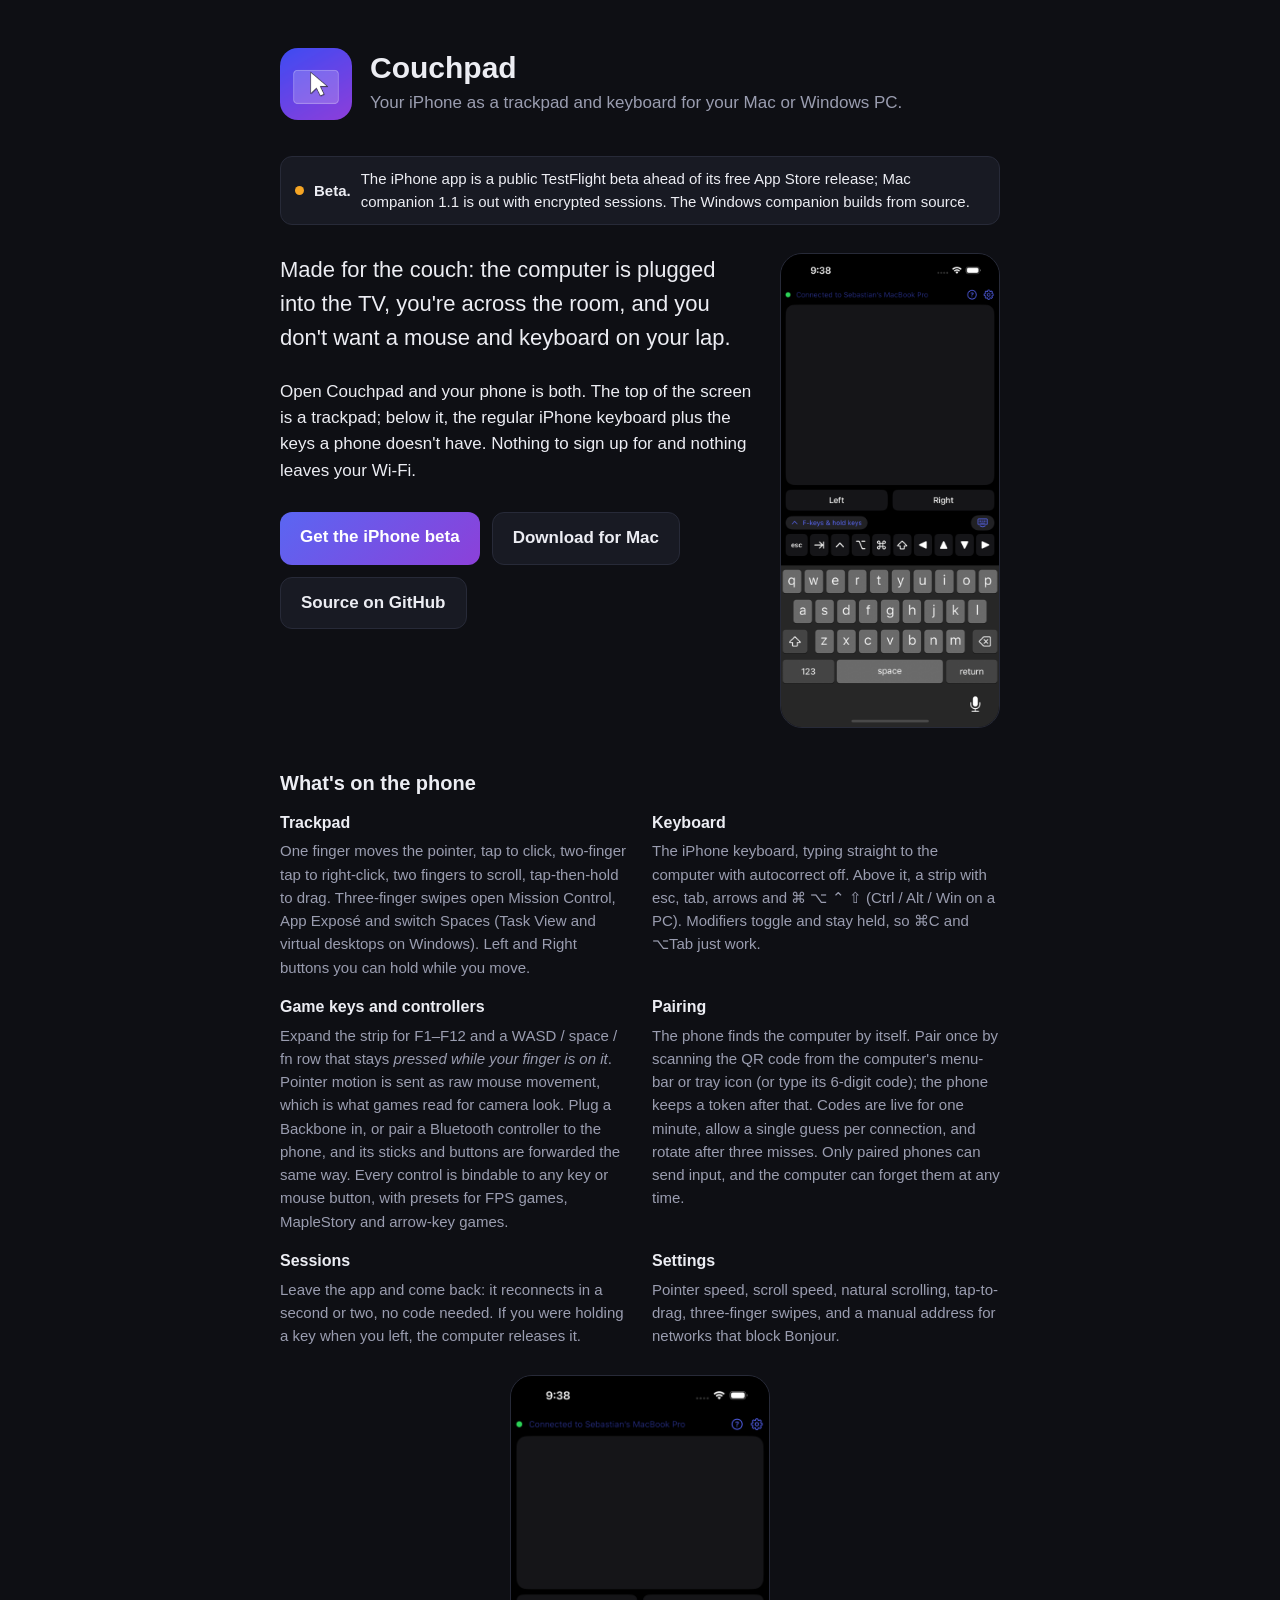
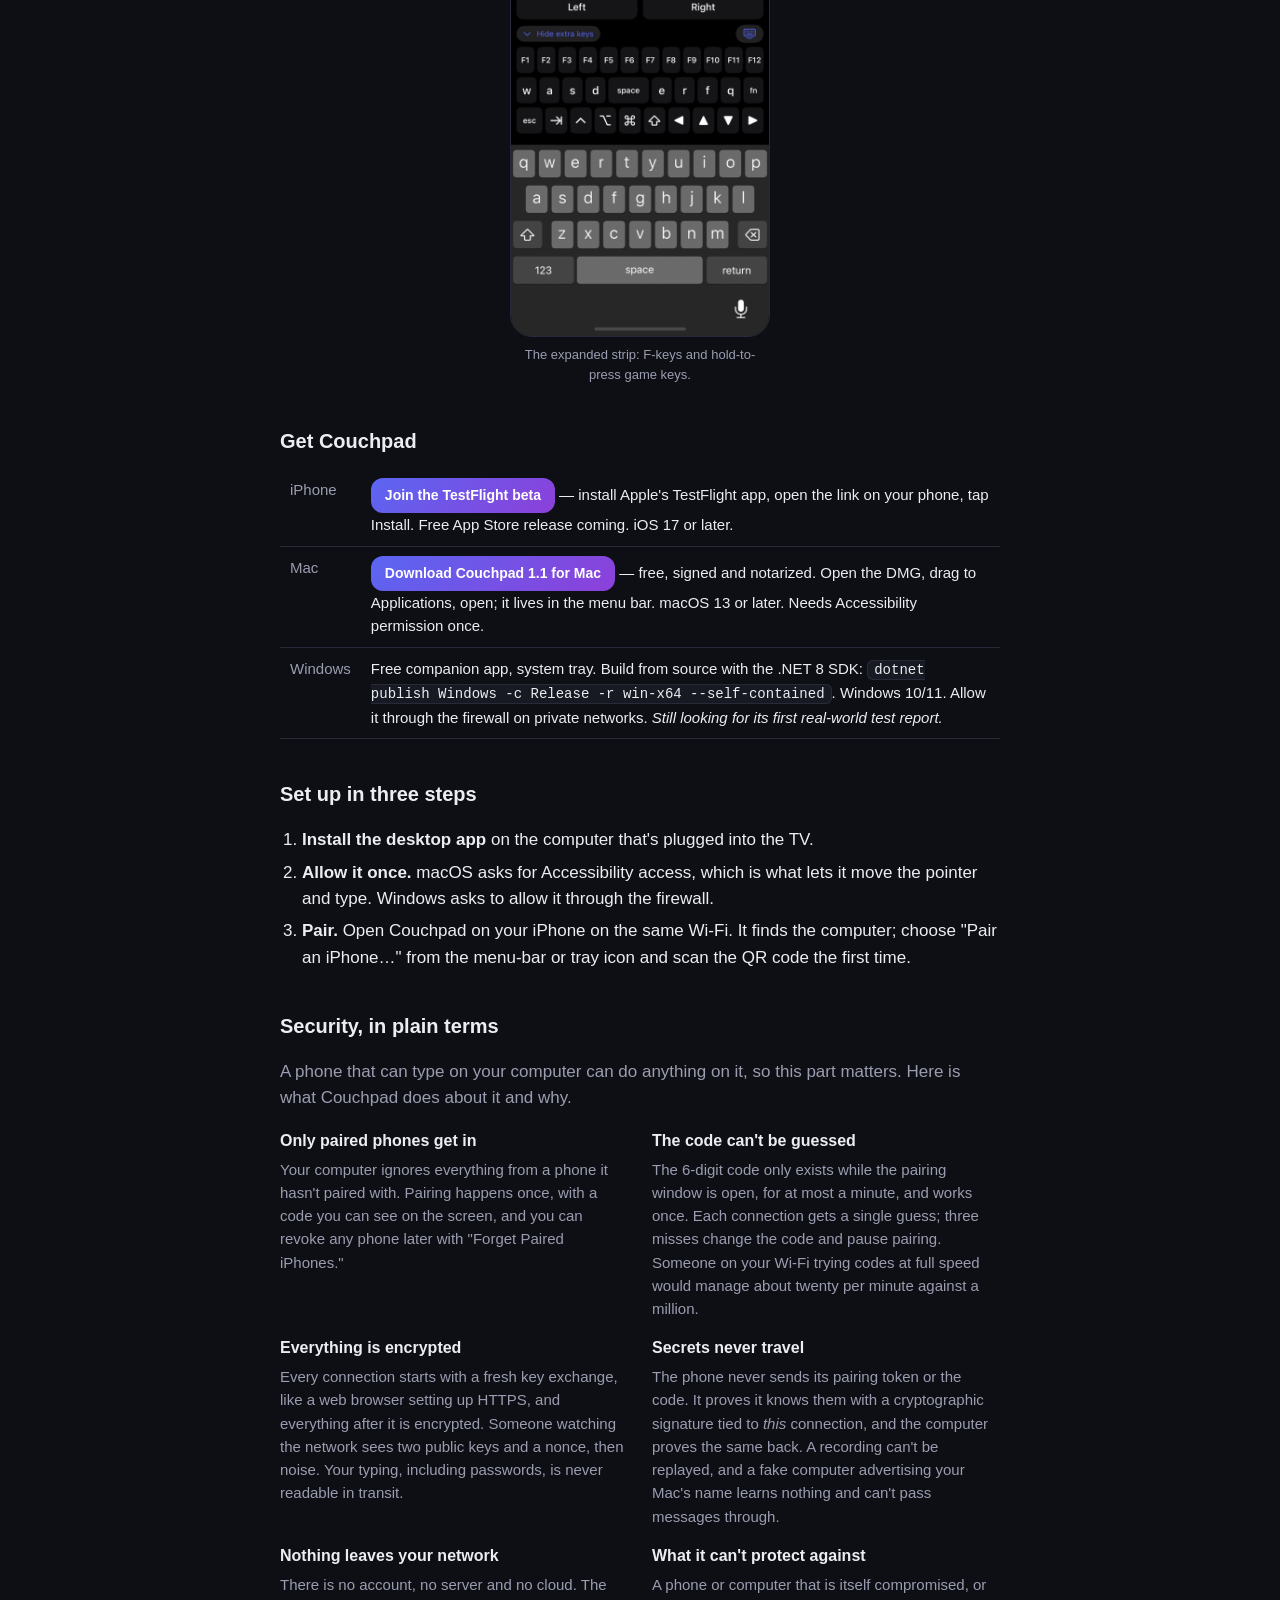
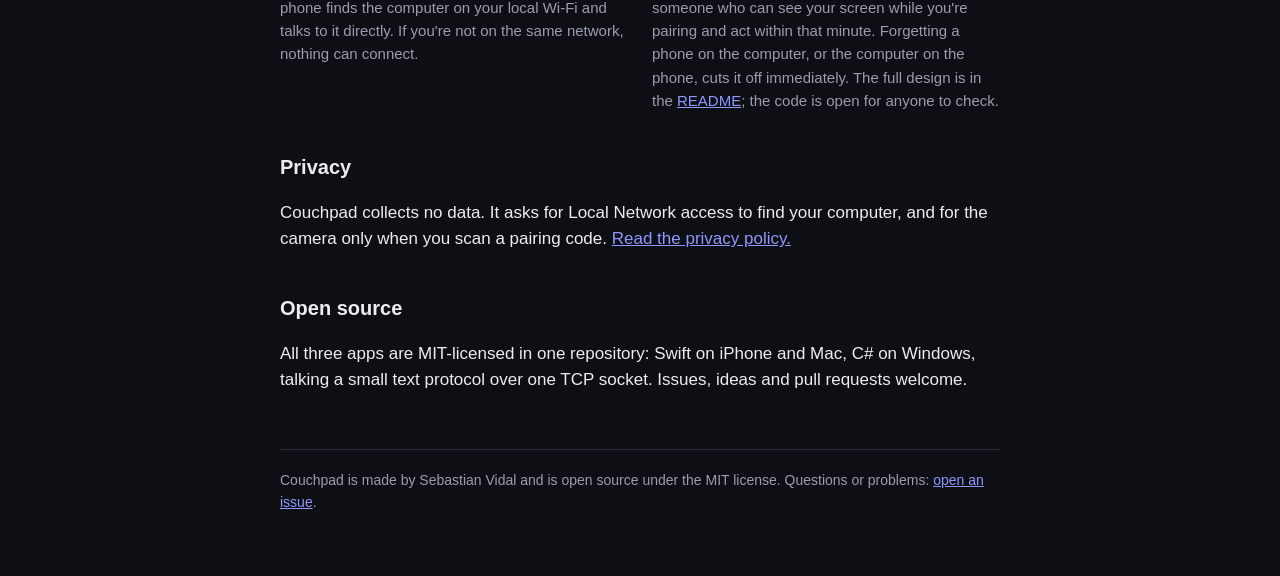
<file: docs/index.html>
<!doctype html>
<html lang="en">
<head>
<meta charset="utf-8">
<meta name="viewport" content="width=device-width, initial-scale=1">
<title>Couchpad — your iPhone as a trackpad and keyboard</title>
<meta name="description" content="Use your iPhone as a trackpad and keyboard for your Mac or Windows PC over local Wi-Fi. Free, open source, no accounts. Now in TestFlight beta.">
<meta property="og:title" content="Couchpad">
<meta property="og:description" content="Your iPhone as a trackpad and keyboard for your Mac or Windows PC, over Wi‑Fi. Free and open source.">
<meta property="og:image" content="https://sebastianvidal.github.io/couchpad/icon.png">
<link rel="icon" href="icon.png">
<link rel="stylesheet" href="style.css">
</head>
<body>
<main>
  <header>
    <img src="icon.png" alt="">
    <div>
      <h1>Couchpad</h1>
      <p>Your iPhone as a trackpad and keyboard for your Mac or Windows PC.</p>
    </div>
  </header>

  <p class="status"><span class="dot"></span> <strong>Beta.</strong> The iPhone app is a public TestFlight beta ahead of its free App Store release; Mac companion 1.1 is out with encrypted sessions. The Windows companion builds from source.</p>

  <section class="hero-row">
    <div class="hero-text">
      <p class="hero">Made for the couch: the computer is plugged into the TV, you're across the room, and you don't want a mouse and keyboard on your lap.</p>
      <p>Open Couchpad and your phone is both. The top of the screen is a trackpad; below it, the regular iPhone keyboard plus the keys a phone doesn't have. Nothing to sign up for and nothing leaves your Wi‑Fi.</p>
      <div class="buttons">
        <a class="btn" href="https://testflight.apple.com/join/kY67K51G">Get the iPhone beta</a>
        <a class="btn secondary" href="https://github.com/sebastianvidal/couchpad/releases/latest/download/Couchpad-1.1.dmg">Download for Mac</a>
        <a class="btn secondary" href="https://github.com/sebastianvidal/couchpad">Source on GitHub</a>
      </div>
    </div>
    <figure class="shot">
      <img src="phone.png" alt="Couchpad on an iPhone: a large trackpad area, Left and Right mouse buttons, a strip with esc, tab, modifier and arrow keys, and the iPhone keyboard.">
    </figure>
  </section>

  <h2>What's on the phone</h2>
  <div class="features">
    <div>
      <h3>Trackpad</h3>
      <p>One finger moves the pointer, tap to click, two-finger tap to right-click, two fingers to scroll, tap-then-hold to drag. Three-finger swipes open Mission Control, App Exposé and switch Spaces (Task View and virtual desktops on Windows). Left and Right buttons you can hold while you move.</p>
    </div>
    <div>
      <h3>Keyboard</h3>
      <p>The iPhone keyboard, typing straight to the computer with autocorrect off. Above it, a strip with esc, tab, arrows and ⌘ ⌥ ⌃ ⇧ (Ctrl / Alt / Win on a PC). Modifiers toggle and stay held, so ⌘C and ⌥Tab just work.</p>
    </div>
    <div>
      <h3>Game keys and controllers</h3>
      <p>Expand the strip for F1–F12 and a WASD / space / fn row that stays <em>pressed while your finger is on it</em>. Pointer motion is sent as raw mouse movement, which is what games read for camera look. Plug a Backbone in, or pair a Bluetooth controller to the phone, and its sticks and buttons are forwarded the same way. Every control is bindable to any key or mouse button, with presets for FPS games, MapleStory and arrow-key games.</p>
    </div>
    <div>
      <h3>Pairing</h3>
      <p>The phone finds the computer by itself. Pair once by scanning the QR code from the computer's menu-bar or tray icon (or type its 6-digit code); the phone keeps a token after that. Codes are live for one minute, allow a single guess per connection, and rotate after three misses. Only paired phones can send input, and the computer can forget them at any time.</p>
    </div>
    <div>
      <h3>Sessions</h3>
      <p>Leave the app and come back: it reconnects in a second or two, no code needed. If you were holding a key when you left, the computer releases it.</p>
    </div>
    <div>
      <h3>Settings</h3>
      <p>Pointer speed, scroll speed, natural scrolling, tap-to-drag, three-finger swipes, and a manual address for networks that block Bonjour.</p>
    </div>
  </div>

  <figure class="shot wide">
    <img src="phone-keys.png" alt="Couchpad with the extra keys expanded: F1 to F12, and a row of hold-to-press keys W A S D, space, E R F Q and fn.">
    <figcaption>The expanded strip: F-keys and hold-to-press game keys.</figcaption>
  </figure>

  <h2 id="get">Get Couchpad</h2>
  <table>
    <tr><th>iPhone</th><td><a class="btn small" href="https://testflight.apple.com/join/kY67K51G">Join the TestFlight beta</a> — install Apple's TestFlight app, open the link on your phone, tap Install. Free App Store release coming. iOS 17 or later.</td></tr>
    <tr><th>Mac</th><td><a class="btn small" href="https://github.com/sebastianvidal/couchpad/releases/latest/download/Couchpad-1.1.dmg">Download Couchpad 1.1 for Mac</a> — free, signed and notarized. Open the DMG, drag to Applications, open; it lives in the menu bar. macOS 13 or later. Needs Accessibility permission once.</td></tr>
    <tr><th>Windows</th><td>Free companion app, system tray. Build from source with the .NET 8 SDK: <code>dotnet publish Windows -c Release -r win-x64 --self-contained</code>. Windows 10/11. Allow it through the firewall on private networks. <em>Still looking for its first real-world test report.</em></td></tr>
  </table>

  <h2>Set up in three steps</h2>
  <ol>
    <li><strong>Install the desktop app</strong> on the computer that's plugged into the TV.</li>
    <li><strong>Allow it once.</strong> macOS asks for Accessibility access, which is what lets it move the pointer and type. Windows asks to allow it through the firewall.</li>
    <li><strong>Pair.</strong> Open Couchpad on your iPhone on the same Wi‑Fi. It finds the computer; choose "Pair an iPhone…" from the menu-bar or tray icon and scan the QR code the first time.</li>
  </ol>

  <h2 id="security">Security, in plain terms</h2>
  <p class="muted">A phone that can type on your computer can do anything on it, so this part matters. Here is what Couchpad does about it and why.</p>
  <div class="features">
    <div>
      <h3>Only paired phones get in</h3>
      <p>Your computer ignores everything from a phone it hasn't paired with. Pairing happens once, with a code you can see on the screen, and you can revoke any phone later with "Forget Paired iPhones."</p>
    </div>
    <div>
      <h3>The code can't be guessed</h3>
      <p>The 6-digit code only exists while the pairing window is open, for at most a minute, and works once. Each connection gets a single guess; three misses change the code and pause pairing. Someone on your Wi‑Fi trying codes at full speed would manage about twenty per minute against a million.</p>
    </div>
    <div>
      <h3>Everything is encrypted</h3>
      <p>Every connection starts with a fresh key exchange, like a web browser setting up HTTPS, and everything after it is encrypted. Someone watching the network sees two public keys and a nonce, then noise. Your typing, including passwords, is never readable in transit.</p>
    </div>
    <div>
      <h3>Secrets never travel</h3>
      <p>The phone never sends its pairing token or the code. It proves it knows them with a cryptographic signature tied to <em>this</em> connection, and the computer proves the same back. A recording can't be replayed, and a fake computer advertising your Mac's name learns nothing and can't pass messages through.</p>
    </div>
    <div>
      <h3>Nothing leaves your network</h3>
      <p>There is no account, no server and no cloud. The phone finds the computer on your local Wi‑Fi and talks to it directly. If you're not on the same network, nothing can connect.</p>
    </div>
    <div>
      <h3>What it can't protect against</h3>
      <p>A phone or computer that is itself compromised, or someone who can see your screen while you're pairing and act within that minute. Forgetting a phone on the computer, or the computer on the phone, cuts it off immediately. The full design is in the <a href="https://github.com/sebastianvidal/couchpad#security">README</a>; the code is open for anyone to check.</p>
    </div>
  </div>

  <h2>Privacy</h2>
  <p>Couchpad collects no data. It asks for Local Network access to find your computer, and for the camera only when you scan a pairing code. <a href="privacy.html">Read the privacy policy.</a></p>

  <h2>Open source</h2>
  <p>All three apps are MIT-licensed in one repository: Swift on iPhone and Mac, C# on Windows, talking a small text protocol over one TCP socket. Issues, ideas and pull requests welcome.</p>

  <footer>
    Couchpad is made by Sebastian Vidal and is open source under the MIT license. Questions or problems: <a href="https://github.com/sebastianvidal/couchpad/issues">open an issue</a>.
  </footer>
</main>
</body>
</html>
</file>
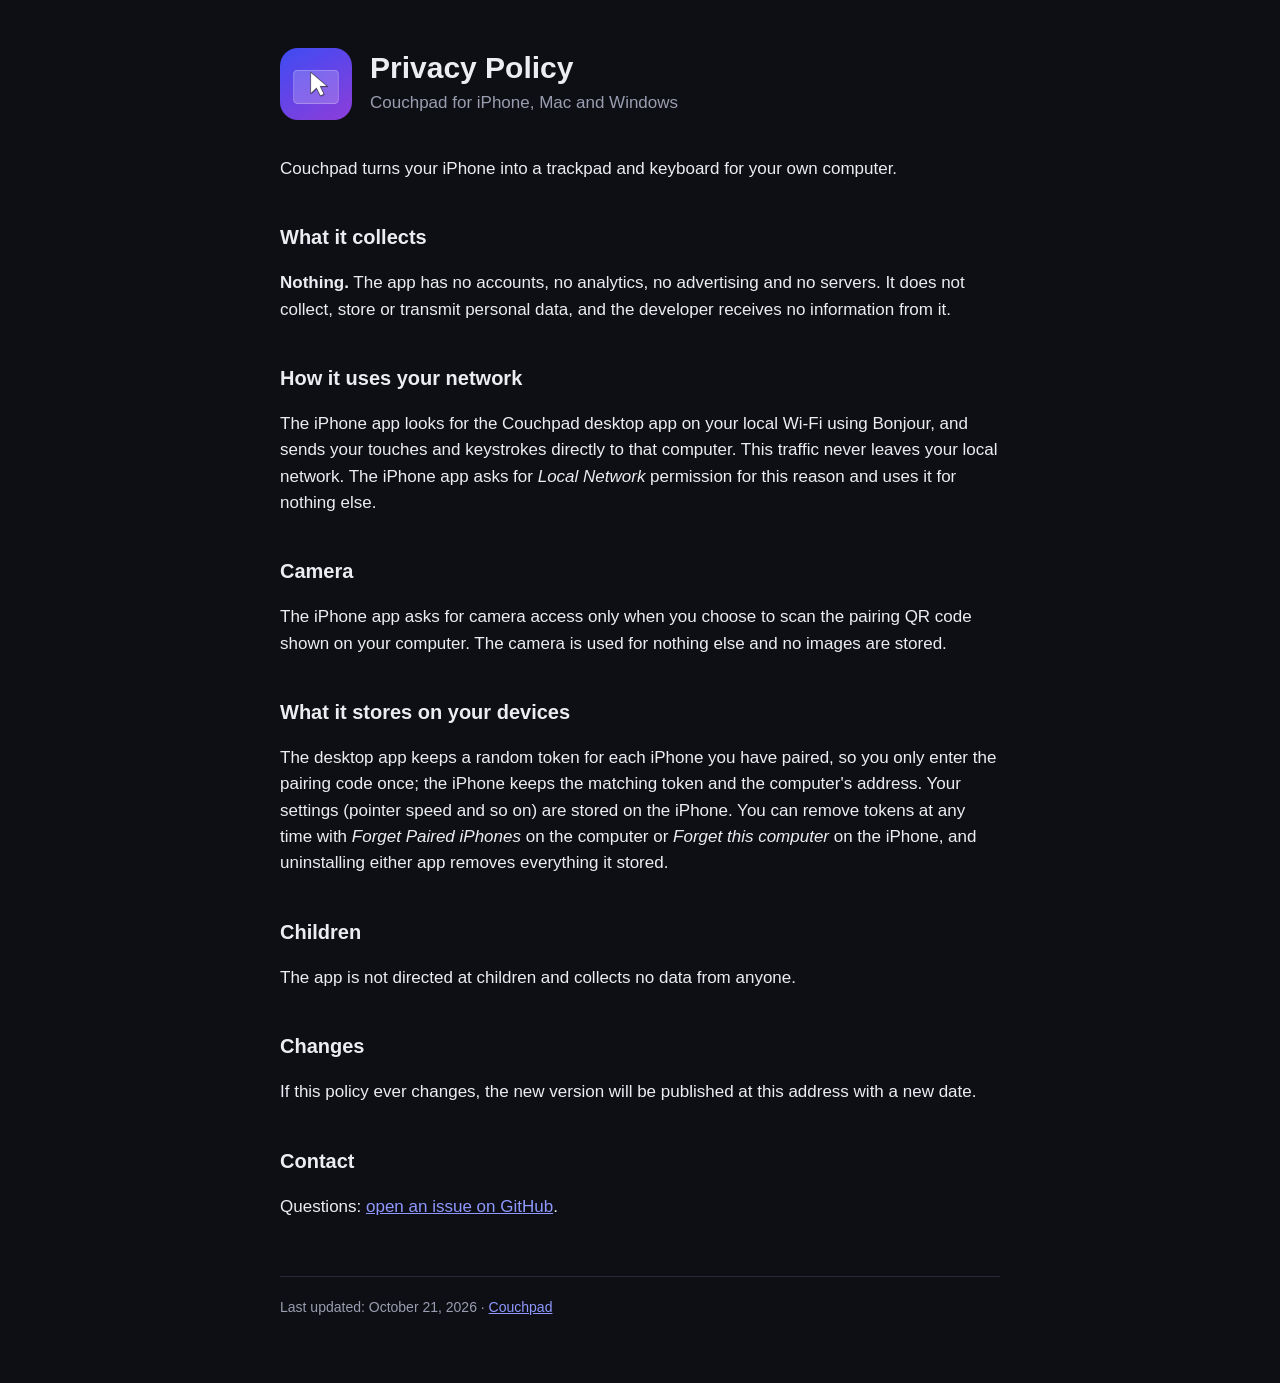
<file: docs/privacy.html>
<!doctype html>
<html lang="en">
<head>
<meta charset="utf-8">
<meta name="viewport" content="width=device-width, initial-scale=1">
<title>Couchpad — Privacy Policy</title>
<link rel="icon" href="icon.png">
<link rel="stylesheet" href="style.css">
</head>
<body>
<main>
  <header>
    <img src="icon.png" alt="">
    <div>
      <h1>Privacy Policy</h1>
      <p>Couchpad for iPhone, Mac and Windows</p>
    </div>
  </header>

  <p>Couchpad turns your iPhone into a trackpad and keyboard for your own computer.</p>

  <h2>What it collects</h2>
  <p><strong>Nothing.</strong> The app has no accounts, no analytics, no advertising and no servers. It does not collect, store or transmit personal data, and the developer receives no information from it.</p>

  <h2>How it uses your network</h2>
  <p>The iPhone app looks for the Couchpad desktop app on your local Wi-Fi using Bonjour, and sends your touches and keystrokes directly to that computer. This traffic never leaves your local network. The iPhone app asks for <em>Local Network</em> permission for this reason and uses it for nothing else.</p>

  <h2>Camera</h2>
  <p>The iPhone app asks for camera access only when you choose to scan the pairing QR code shown on your computer. The camera is used for nothing else and no images are stored.</p>

  <h2>What it stores on your devices</h2>
  <p>The desktop app keeps a random token for each iPhone you have paired, so you only enter the pairing code once; the iPhone keeps the matching token and the computer's address. Your settings (pointer speed and so on) are stored on the iPhone. You can remove tokens at any time with <em>Forget Paired iPhones</em> on the computer or <em>Forget this computer</em> on the iPhone, and uninstalling either app removes everything it stored.</p>

  <h2>Children</h2>
  <p>The app is not directed at children and collects no data from anyone.</p>

  <h2>Changes</h2>
  <p>If this policy ever changes, the new version will be published at this address with a new date.</p>

  <h2>Contact</h2>
  <p>Questions: <a href="https://github.com/sebastianvidal/couchpad/issues">open an issue on GitHub</a>.</p>

  <footer>Last updated: October 21, 2026 · <a href="index.html">Couchpad</a></footer>
</main>
</body>
</html>
</file>
<file: docs/style.css>
:root {
  color-scheme: dark;
  --bg: #0e0f14;
  --panel: #181a23;
  --text: #ecedf3;
  --muted: #9a9db0;
  --accent: #5a66f2;
  --accent-2: #8c40d9;
  --border: #272a38;
}
* { box-sizing: border-box; }
html, body { margin: 0; }
body {
  font: 17px/1.55 -apple-system, BlinkMacSystemFont, "Segoe UI", Inter, sans-serif;
  background: var(--bg);
  color: var(--text);
  -webkit-font-smoothing: antialiased;
}
main { max-width: 760px; margin: 0 auto; padding: 48px 20px 64px; }
header { display: flex; align-items: center; gap: 18px; margin-bottom: 36px; }
header img { width: 72px; height: 72px; border-radius: 18px; }
header h1 { font-size: 30px; margin: 0; line-height: 1.1; }
header p { margin: 6px 0 0; color: var(--muted); }
.hero { font-size: 22px; font-weight: 500; margin: 0 0 24px; }
.buttons { display: flex; flex-wrap: wrap; gap: 12px; margin: 28px 0 44px; }
.btn {
  display: inline-block; padding: 12px 20px; border-radius: 12px; text-decoration: none;
  font-weight: 600; color: #fff; background: linear-gradient(135deg, var(--accent), var(--accent-2));
}
.btn.small { padding: 7px 14px; font-size: 14px; }
.btn.secondary { background: var(--panel); border: 1px solid var(--border); color: var(--text); }
h2 { font-size: 20px; margin: 40px 0 12px; }
p, li { color: var(--text); }
.muted { color: var(--muted); }
ol, ul { padding-left: 22px; }
li { margin: 6px 0; }
table { width: 100%; border-collapse: collapse; font-size: 15px; }
th, td { text-align: left; padding: 9px 10px; border-bottom: 1px solid var(--border); vertical-align: top; }
th { color: var(--muted); font-weight: 500; }
code { background: var(--panel); border: 1px solid var(--border); padding: 1px 6px; border-radius: 6px; font-size: 14px; }
footer { margin-top: 56px; padding-top: 20px; border-top: 1px solid var(--border); color: var(--muted); font-size: 14px; }
a { color: #8f98ff; }
@media (max-width: 480px) {
  header { flex-direction: column; align-items: flex-start; }
  header h1 { font-size: 26px; }
  .hero { font-size: 19px; }
}

/* Status line, hero row with screenshot, feature grid */
.status { display: flex; align-items: center; gap: 10px; background: var(--panel); border: 1px solid var(--border); border-radius: 12px; padding: 10px 14px; font-size: 15px; margin: 0 0 28px; }
.status .dot { width: 9px; height: 9px; border-radius: 50%; background: #f5a524; flex: none; }
.hero-row { display: flex; gap: 28px; align-items: flex-start; }
.hero-text { flex: 1; }
.shot { margin: 0; flex: none; width: 220px; }
.shot img { width: 100%; height: auto; border-radius: 22px; border: 1px solid var(--border); display: block; }
.shot.wide { width: 260px; margin: 28px auto 0; }
.shot figcaption { text-align: center; color: var(--muted); font-size: 13px; margin-top: 8px; }
.features { display: grid; grid-template-columns: 1fr 1fr; gap: 16px 24px; }
.features h3 { margin: 0 0 4px; font-size: 16px; }
.features p { margin: 0; font-size: 15px; color: var(--muted); }
@media (max-width: 640px) {
  .hero-row { flex-direction: column; }
  .shot { width: 200px; margin: 0 auto; }
  .features { grid-template-columns: 1fr; }
}
</file>
